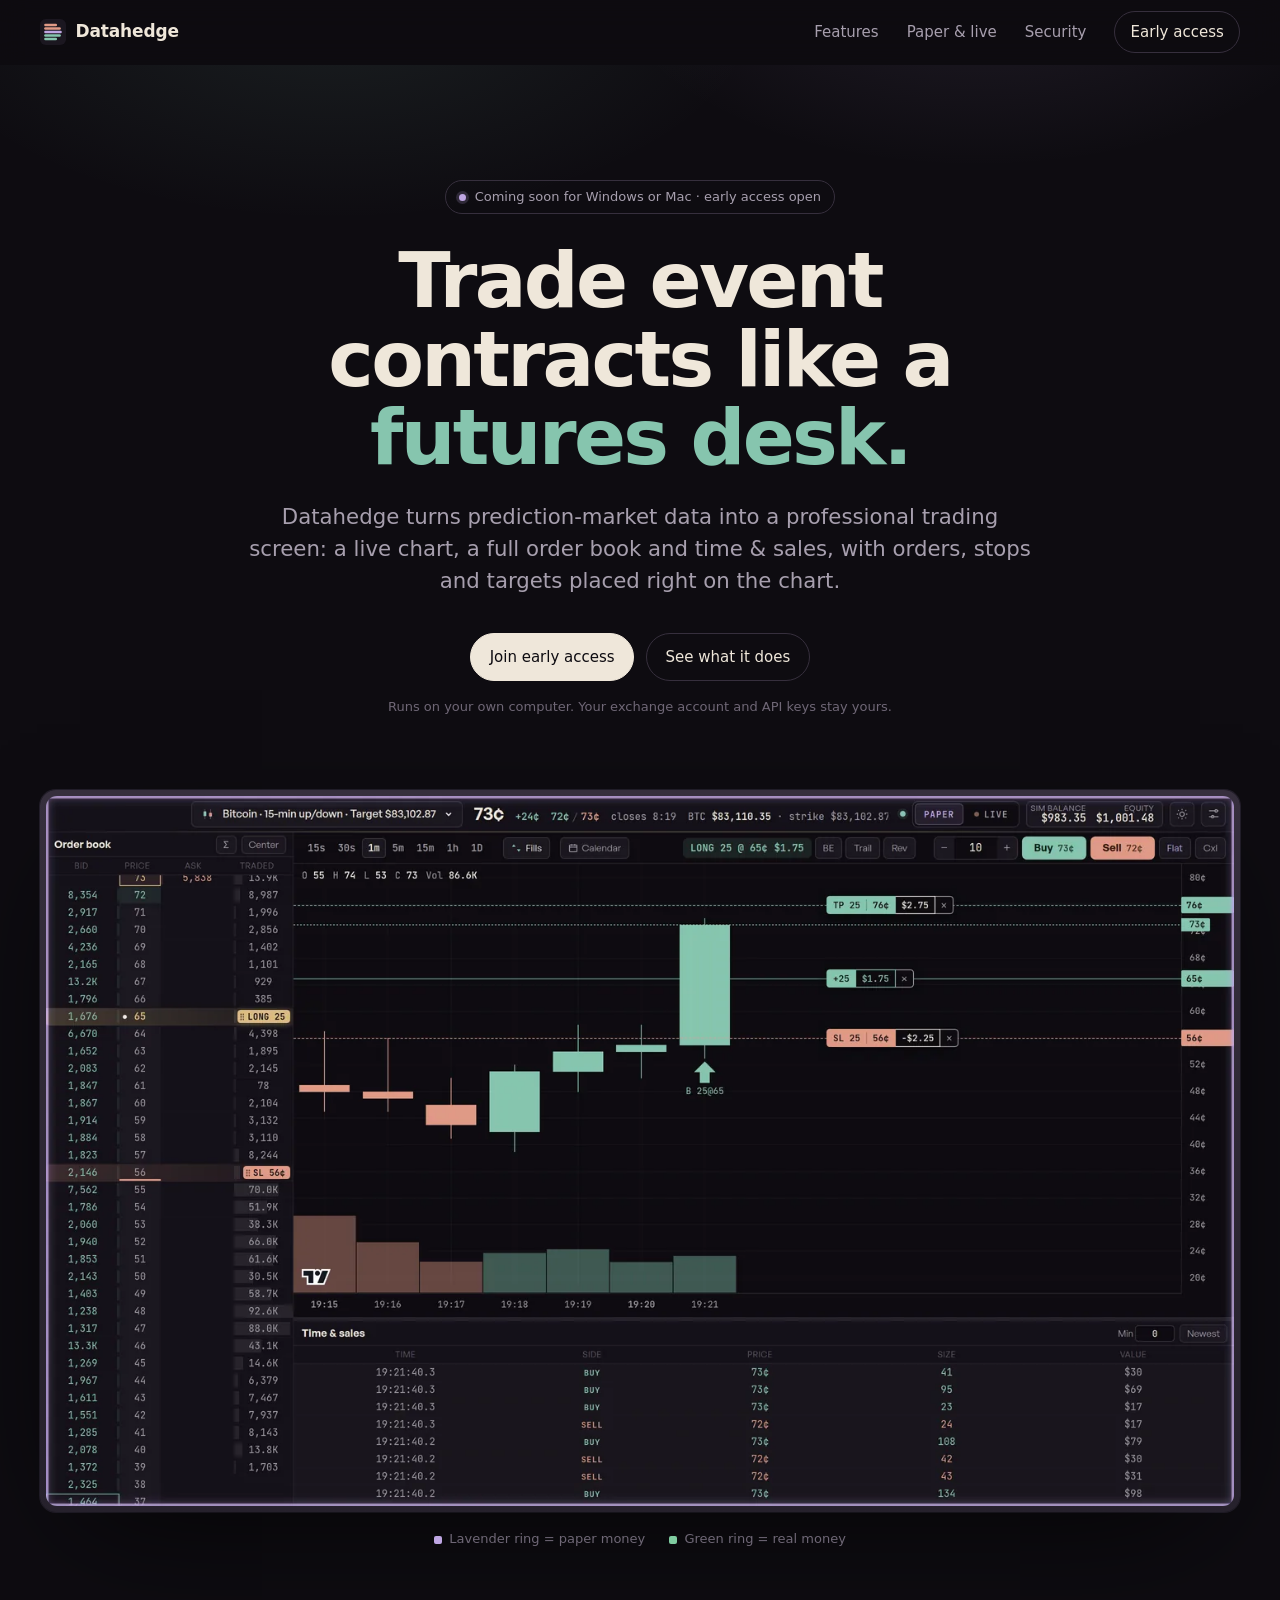
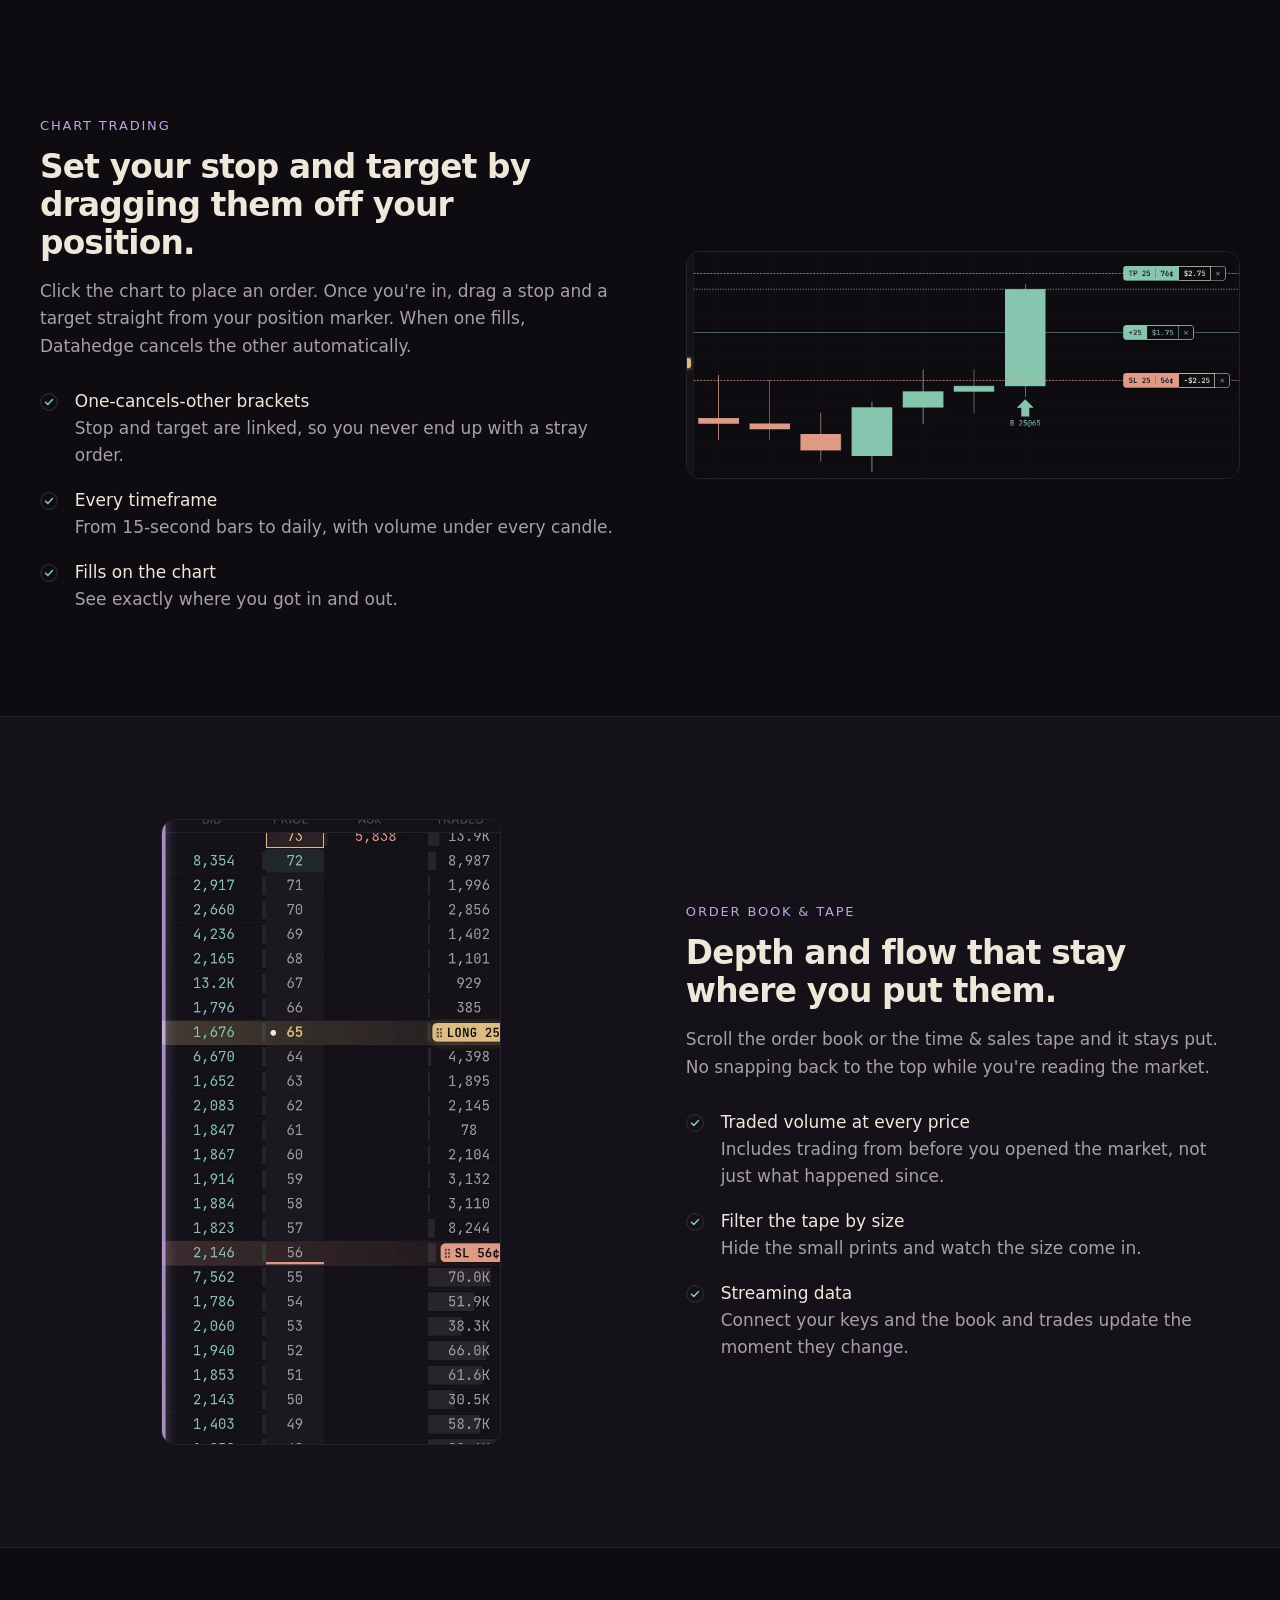
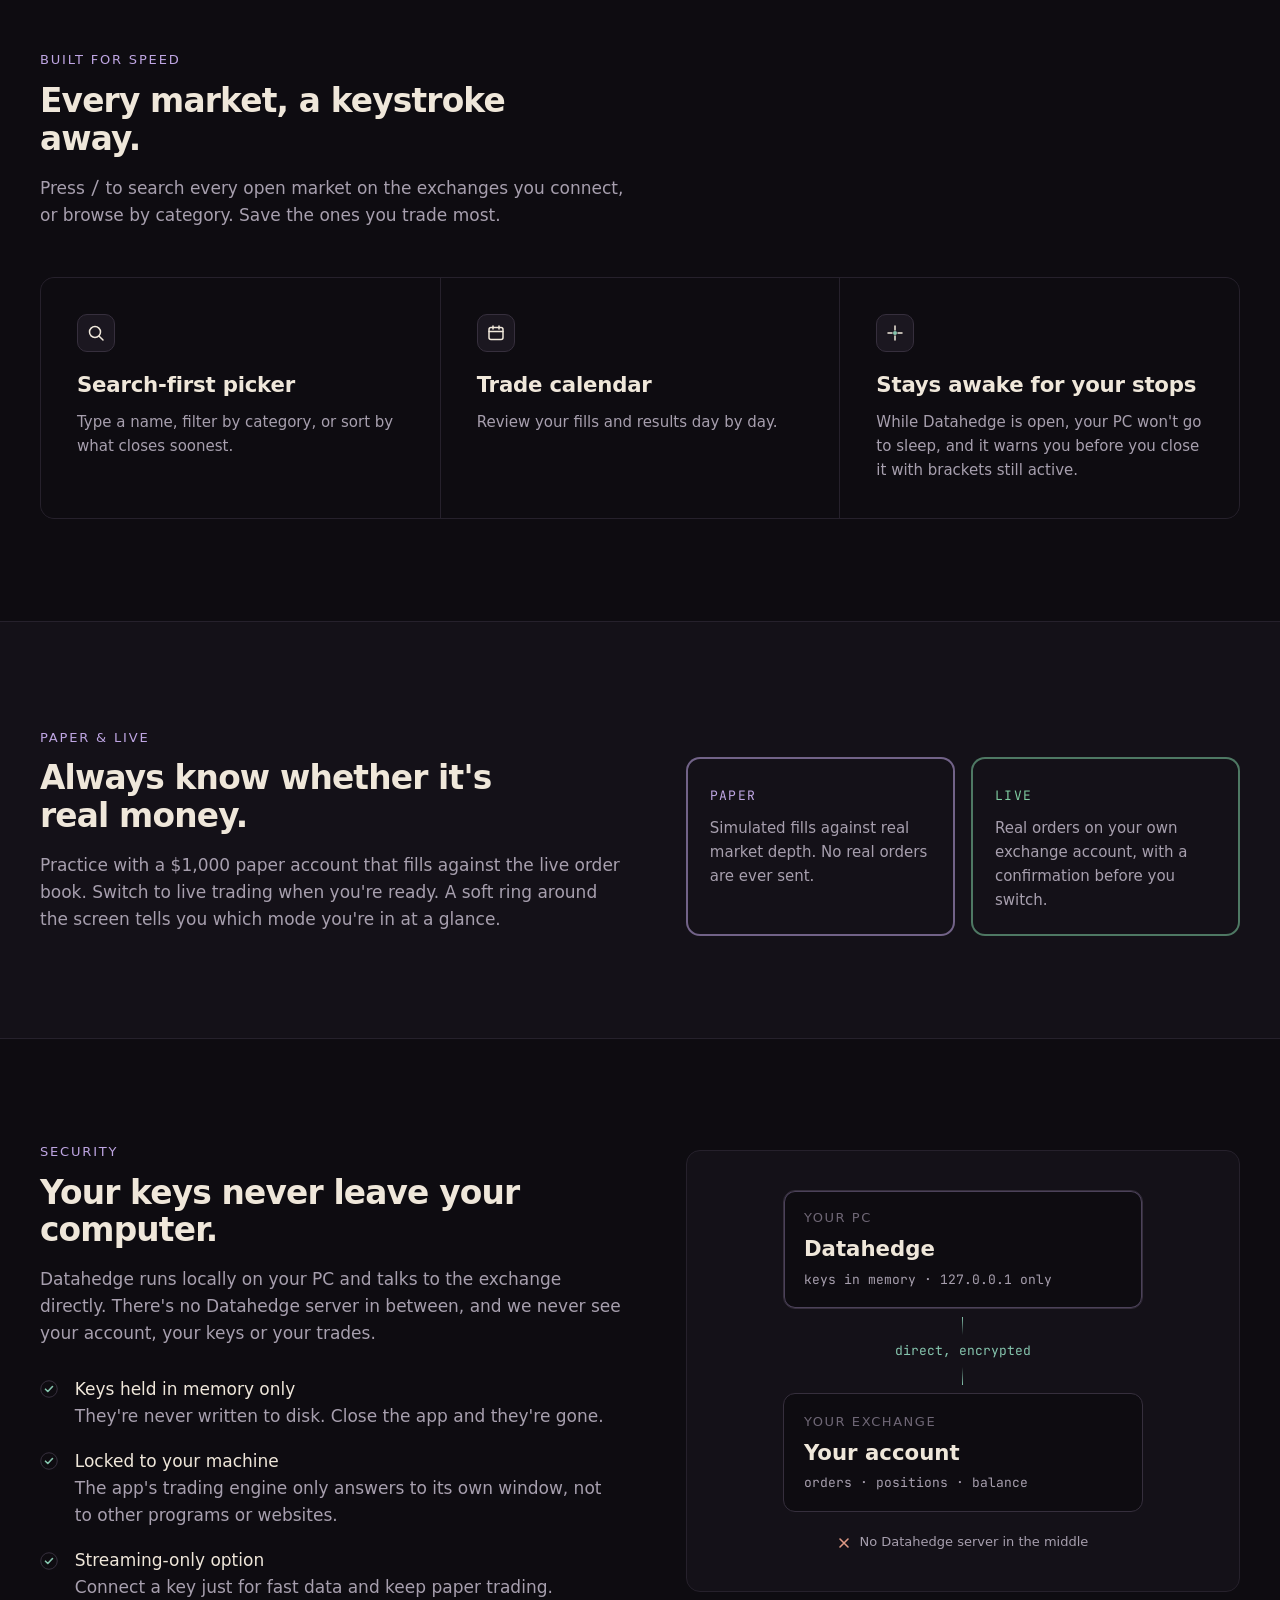
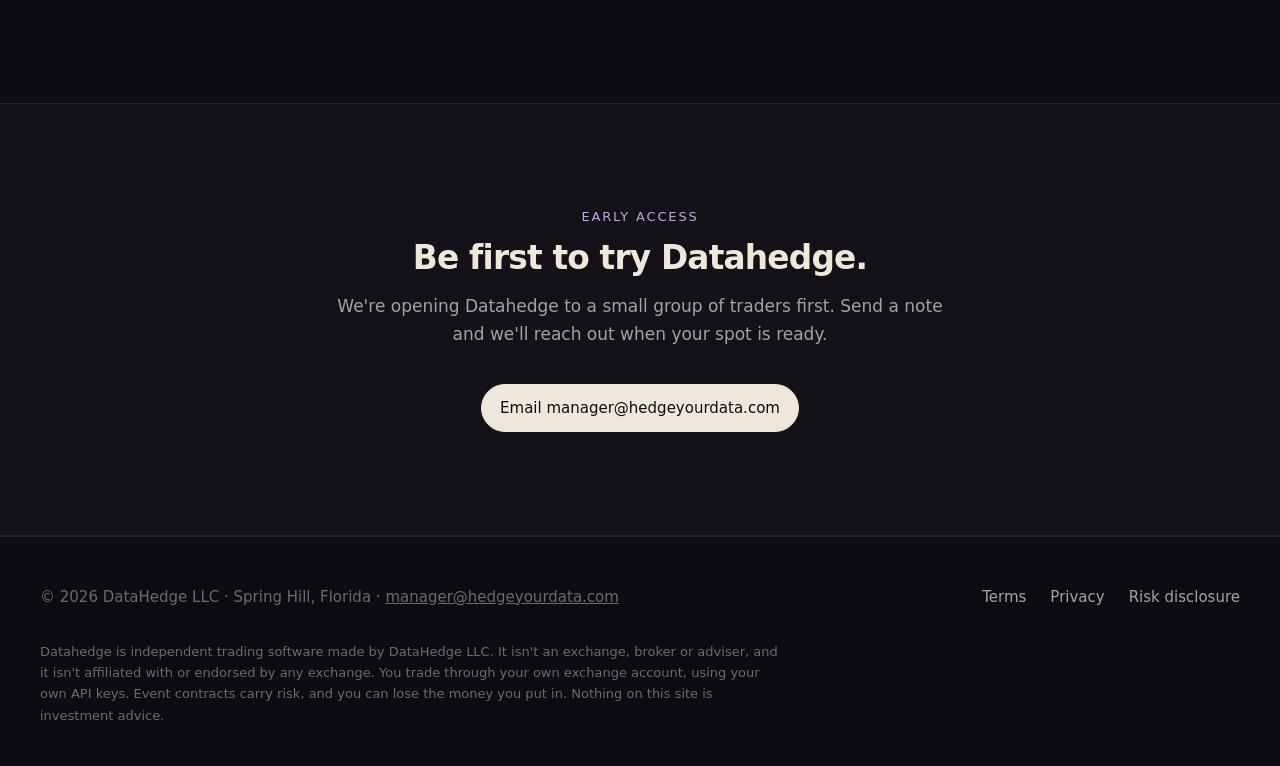
<file: index.html>
<!doctype html>
<html lang="en">
<head>
<meta charset="utf-8">
<meta name="viewport" content="width=device-width, initial-scale=1">
<title>Datahedge — a futures-style trading screen for prediction markets</title>
<meta name="description" content="Datahedge turns prediction-market data into a pro trading screen: live chart, order book and time & sales, with drag-to-set stops and targets. Coming soon for Windows or Mac.">
<meta property="og:title" content="Datahedge — a futures-style trading screen for prediction markets">
<meta property="og:description" content="Datahedge turns prediction-market data into a pro trading screen: live chart, order book and time & sales, with drag-to-set stops and targets. Coming soon for Windows or Mac.">
<meta property="og:image" content="assets/app-1440.webp">
<meta name="theme-color" content="#0e0c11">
<link rel="icon" type="image/svg+xml" href="assets/favicon.svg">
<link rel="icon" type="image/png" href="assets/favicon.png">
<link rel="apple-touch-icon" href="assets/apple-touch-icon.png">
<link rel="preconnect" href="https://api.fontshare.com">
<link href="https://api.fontshare.com/v2/css?f[]=general-sans@400,500,600&display=swap" rel="stylesheet">
<link rel="preconnect" href="https://fonts.googleapis.com">
<link rel="preconnect" href="https://fonts.gstatic.com" crossorigin>
<link href="https://fonts.googleapis.com/css2?family=JetBrains+Mono:wght@400;500&display=swap" rel="stylesheet">
<link rel="stylesheet" href="style.css">
</head>
<body>
<header class="top" id="top">
  <div class="wrap">
    <a class="brand" href="index.html" aria-label="Datahedge home"><svg viewBox="0 0 100 100" fill="none" aria-hidden="true"><rect width="100" height="100" rx="22" fill="#1b1720"/><g transform="translate(0 0) scale(1)"><rect x="16" y="17.90" width="49.60" height="9.79" rx="4.90" fill="#e09a86"/><rect x="16" y="31.50" width="64.16" height="9.79" rx="4.90" fill="#e09a86"/><rect x="16" y="45.10" width="68.00" height="9.79" rx="4.90" fill="#bfa6e3"/><rect x="16" y="58.70" width="64.16" height="9.79" rx="4.90" fill="#86c5ae"/><rect x="16" y="72.30" width="49.60" height="9.79" rx="4.90" fill="#86c5ae"/></g></svg><span>Datahedge</span></a>
    <nav class="nav" aria-label="Main">
      <a href="index.html#features">Features</a>
      <a href="index.html#modes">Paper &amp; live</a>
      <a href="index.html#security">Security</a>
      <a class="btn" href="mailto:manager@hedgeyourdata.com?subject=Datahedge%20early%20access">Early access</a>
    </nav>
  </div>
</header>
<main>
<section class="hero">
  <div class="wrap">
    <div class="pill"><i></i>Coming soon for Windows or Mac &middot; early access open</div>
    <h1>Trade event contracts like a <em>futures desk.</em></h1>
    <p class="lede">Datahedge turns prediction-market data into a professional trading screen: a live chart, a full order book and time &amp; sales, with orders, stops and targets placed right on the chart.</p>
    <div class="cta">
      <a class="btn primary" href="mailto:manager@hedgeyourdata.com?subject=Datahedge%20early%20access">Join early access</a>
      <a class="btn" href="#features">See what it does</a>
    </div>
    <p class="small">Runs on your own computer. Your exchange account and API keys stay yours.</p>
    <figure class="shot rv">
      <div class="frame"><img src="assets/app.webp" srcset="assets/app-1440.webp 1440w, assets/app.webp 2880w" sizes="(max-width: 1240px) 100vw, 1200px" width="2880" height="1720" alt="The Datahedge trading screen in paper mode: a Bitcoin 15-minute up/down market with a long position of 25 contracts at 65 cents, a take-profit order at 76 cents and a stop-loss at 56 cents drawn on the chart and marked in the order book, plus time and sales below."></div>
      <figcaption class="cap"><span><b style="background:var(--lav)"></b>Lavender ring = paper money</span><span><b style="background:var(--live)"></b>Green ring = real money</span></figcaption>
    </figure>
  </div>
</section>

<section id="features">
  <div class="wrap split">
    <div class="rv">
      <p class="eyebrow">Chart trading</p>
      <h2>Set your stop and target by dragging them off your position.</h2>
      <p class="sub">Click the chart to place an order. Once you're in, drag a stop and a target straight from your position marker. When one fills, Datahedge cancels the other automatically.</p>
      <ul class="list">
        <li><svg width="18" height="18" viewBox="0 0 18 18" fill="none" aria-hidden="true"><circle cx="9" cy="9" r="8.25" stroke="#362f3d"/><path d="M5.5 9.2l2.3 2.3 4.7-5" stroke="#86c5ae" stroke-width="1.6" stroke-linecap="round" stroke-linejoin="round"/></svg><span><strong>One-cancels-other brackets</strong>Stop and target are linked, so you never end up with a stray order.</span></li>
        <li><svg width="18" height="18" viewBox="0 0 18 18" fill="none" aria-hidden="true"><circle cx="9" cy="9" r="8.25" stroke="#362f3d"/><path d="M5.5 9.2l2.3 2.3 4.7-5" stroke="#86c5ae" stroke-width="1.6" stroke-linecap="round" stroke-linejoin="round"/></svg><span><strong>Every timeframe</strong>From 15-second bars to daily, with volume under every candle.</span></li>
        <li><svg width="18" height="18" viewBox="0 0 18 18" fill="none" aria-hidden="true"><circle cx="9" cy="9" r="8.25" stroke="#362f3d"/><path d="M5.5 9.2l2.3 2.3 4.7-5" stroke="#86c5ae" stroke-width="1.6" stroke-linecap="round" stroke-linejoin="round"/></svg><span><strong>Fills on the chart</strong>See exactly where you got in and out.</span></li>
      </ul>
    </div>
    <div class="media rv"><img src="assets/chart.webp" width="1660" height="680" loading="lazy" alt="Close-up of the Datahedge chart with a position line at 65 cents, a take-profit line at 76 cents and a stop-loss line at 56 cents, each showing its profit or loss."></div>
  </div>
</section>

<section class="band">
  <div class="wrap split rev">
    <div class="rv">
      <p class="eyebrow">Order book &amp; tape</p>
      <h2>Depth and flow that stay where you put them.</h2>
      <p class="sub">Scroll the order book or the time &amp; sales tape and it stays put. No snapping back to the top while you're reading the market.</p>
      <ul class="list">
        <li><svg width="18" height="18" viewBox="0 0 18 18" fill="none" aria-hidden="true"><circle cx="9" cy="9" r="8.25" stroke="#362f3d"/><path d="M5.5 9.2l2.3 2.3 4.7-5" stroke="#86c5ae" stroke-width="1.6" stroke-linecap="round" stroke-linejoin="round"/></svg><span><strong>Traded volume at every price</strong>Includes trading from before you opened the market, not just what happened since.</span></li>
        <li><svg width="18" height="18" viewBox="0 0 18 18" fill="none" aria-hidden="true"><circle cx="9" cy="9" r="8.25" stroke="#362f3d"/><path d="M5.5 9.2l2.3 2.3 4.7-5" stroke="#86c5ae" stroke-width="1.6" stroke-linecap="round" stroke-linejoin="round"/></svg><span><strong>Filter the tape by size</strong>Hide the small prints and watch the size come in.</span></li>
        <li><svg width="18" height="18" viewBox="0 0 18 18" fill="none" aria-hidden="true"><circle cx="9" cy="9" r="8.25" stroke="#362f3d"/><path d="M5.5 9.2l2.3 2.3 4.7-5" stroke="#86c5ae" stroke-width="1.6" stroke-linecap="round" stroke-linejoin="round"/></svg><span><strong>Streaming data</strong>Connect your keys and the book and trades update the moment they change.</span></li>
      </ul>
    </div>
    <div class="media rv" style="max-width:340px;justify-self:center"><img src="assets/book.webp" width="580" height="1070" loading="lazy" alt="The Datahedge order book with bid size, price, ask size and traded volume at each level, marking the long position at 65 cents and the stop-loss at 56 cents."></div>
  </div>
</section>

<section>
  <div class="wrap">
    <div class="rv">
      <p class="eyebrow">Built for speed</p>
      <h2>Every market, a keystroke away.</h2>
      <p class="sub">Press <span class="mono">/</span> to search every open market on the exchanges you connect, or browse by category. Save the ones you trade most.</p>
    </div>
    <div class="grid3 rv">
      <div class="card"><div class="ico"><svg width="18" height="18" viewBox="0 0 18 18" fill="none" aria-hidden="true"><circle cx="8" cy="8" r="5.5" stroke="#efe7da" stroke-width="1.5"/><path d="M12.2 12.2L16 16" stroke="#efe7da" stroke-width="1.5" stroke-linecap="round"/></svg></div><h3>Search-first picker</h3><p>Type a name, filter by category, or sort by what closes soonest.</p></div>
      <div class="card"><div class="ico"><svg width="18" height="18" viewBox="0 0 18 18" fill="none" aria-hidden="true"><rect x="2" y="3.5" width="14" height="12" rx="2" stroke="#efe7da" stroke-width="1.5"/><path d="M2 7.5h14M6 2v3M12 2v3" stroke="#efe7da" stroke-width="1.5" stroke-linecap="round"/></svg></div><h3>Trade calendar</h3><p>Review your fills and results day by day.</p></div>
      <div class="card"><div class="ico"><svg width="18" height="18" viewBox="0 0 18 18" fill="none" aria-hidden="true"><path d="M9 2v4M9 12v4M2 9h4M12 9h4" stroke="#efe7da" stroke-width="1.5" stroke-linecap="round"/><circle cx="9" cy="9" r="2" fill="#86c5ae"/></svg></div><h3>Stays awake for your stops</h3><p>While Datahedge is open, your PC won't go to sleep, and it warns you before you close it with brackets still active.</p></div>
    </div>
  </div>
</section>

<section id="modes" class="band">
  <div class="wrap split">
    <div class="rv">
      <p class="eyebrow">Paper &amp; live</p>
      <h2>Always know whether it's real money.</h2>
      <p class="sub">Practice with a $1,000 paper account that fills against the live order book. Switch to live trading when you're ready. A soft ring around the screen tells you which mode you're in at a glance.</p>
    </div>
    <div class="modes rv">
      <div class="mode paper"><span class="tag">PAPER</span><p>Simulated fills against real market depth. No real orders are ever sent.</p></div>
      <div class="mode live"><span class="tag">LIVE</span><p>Real orders on your own exchange account, with a confirmation before you switch.</p></div>
    </div>
  </div>
</section>

<section id="security">
  <div class="wrap split">
    <div class="rv">
      <p class="eyebrow">Security</p>
      <h2>Your keys never leave your computer.</h2>
      <p class="sub">Datahedge runs locally on your PC and talks to the exchange directly. There's no Datahedge server in between, and we never see your account, your keys or your trades.</p>
      <ul class="list">
        <li><svg width="18" height="18" viewBox="0 0 18 18" fill="none" aria-hidden="true"><circle cx="9" cy="9" r="8.25" stroke="#362f3d"/><path d="M5.5 9.2l2.3 2.3 4.7-5" stroke="#86c5ae" stroke-width="1.6" stroke-linecap="round" stroke-linejoin="round"/></svg><span><strong>Keys held in memory only</strong>They're never written to disk. Close the app and they're gone.</span></li>
        <li><svg width="18" height="18" viewBox="0 0 18 18" fill="none" aria-hidden="true"><circle cx="9" cy="9" r="8.25" stroke="#362f3d"/><path d="M5.5 9.2l2.3 2.3 4.7-5" stroke="#86c5ae" stroke-width="1.6" stroke-linecap="round" stroke-linejoin="round"/></svg><span><strong>Locked to your machine</strong>The app's trading engine only answers to its own window, not to other programs or websites.</span></li>
        <li><svg width="18" height="18" viewBox="0 0 18 18" fill="none" aria-hidden="true"><circle cx="9" cy="9" r="8.25" stroke="#362f3d"/><path d="M5.5 9.2l2.3 2.3 4.7-5" stroke="#86c5ae" stroke-width="1.6" stroke-linecap="round" stroke-linejoin="round"/></svg><span><strong>Streaming-only option</strong>Connect a key just for fast data and keep paper trading.</span></li>
      </ul>
    </div>
    <div class="flow rv" aria-label="Diagram: Datahedge on your PC connects directly to your exchange account, with no Datahedge server in between.">
      <div class="node"><span class="k">YOUR PC</span><strong>Datahedge</strong><span class="mono f">keys in memory &middot; 127.0.0.1 only</span></div>
      <div class="wire"><span></span><em class="mono">direct, encrypted</em><span></span></div>
      <div class="node"><span class="k">YOUR EXCHANGE</span><strong>Your account</strong><span class="mono f">orders &middot; positions &middot; balance</span></div>
      <div class="none"><svg width="14" height="14" viewBox="0 0 14 14" aria-hidden="true"><path d="M3 3l8 8M11 3l-8 8" stroke="#e09a86" stroke-width="1.6" stroke-linecap="round"/></svg>No Datahedge server in the middle</div>
    </div>
  </div>
</section>

<section class="band final">
  <div class="wrap rv">
    <p class="eyebrow">Early access</p>
    <h2>Be first to try Datahedge.</h2>
    <p class="sub">We're opening Datahedge to a small group of traders first. Send a note and we'll reach out when your spot is ready.</p>
    <div class="cta"><a class="btn primary" href="mailto:manager@hedgeyourdata.com?subject=Datahedge%20early%20access">Email manager@hedgeyourdata.com</a></div>
  </div>
</section>
</main>
<footer>
  <div class="wrap">
    <div class="foot">
      <div>&copy; 2026 DataHedge LLC &middot; Spring Hill, Florida &middot; <a href="mailto:manager@hedgeyourdata.com">manager@hedgeyourdata.com</a></div>
      <nav aria-label="Legal">
        <a href="terms.html">Terms</a>
        <a href="privacy.html">Privacy</a>
        <a href="risk.html">Risk disclosure</a>
      </nav>
    </div>
    <p class="disc">Datahedge is independent trading software made by DataHedge LLC. It isn't an exchange, broker or adviser, and it isn't affiliated with or endorsed by any exchange. You trade through your own exchange account, using your own API keys. Event contracts carry risk, and you can lose the money you put in. Nothing on this site is investment advice.</p>
  </div>
</footer>
<script>
const t=document.getElementById('top');addEventListener('scroll',()=>t.classList.toggle('scrolled',scrollY>8),{passive:true});
const io=new IntersectionObserver(es=>es.forEach(e=>{if(e.isIntersecting){e.target.classList.add('in');io.unobserve(e.target)}}),{rootMargin:'0px 0px -8% 0px'});
document.querySelectorAll('.rv').forEach(el=>io.observe(el));
</script>
</body>
</html>
</file>
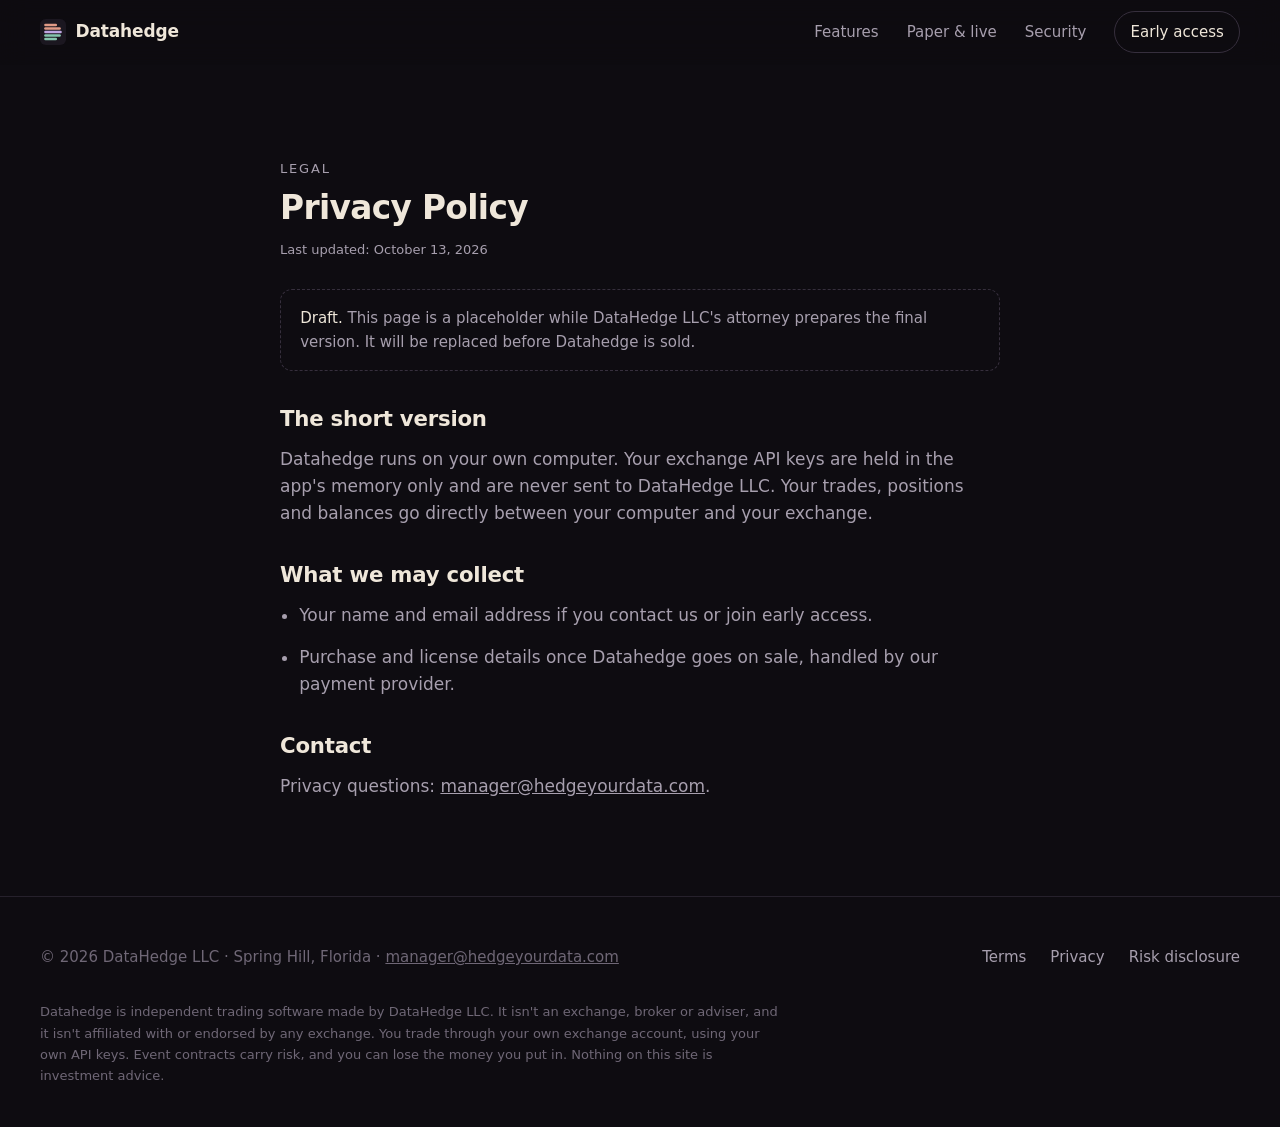
<file: privacy.html>
<!doctype html>
<html lang="en">
<head>
<meta charset="utf-8">
<meta name="viewport" content="width=device-width, initial-scale=1">
<title>Privacy Policy — Datahedge</title>
<meta name="description" content="How Datahedge and DataHedge LLC handle your information.">
<meta property="og:title" content="Privacy Policy — Datahedge">
<meta property="og:description" content="How Datahedge and DataHedge LLC handle your information.">
<meta property="og:image" content="assets/app-1440.webp">
<meta name="theme-color" content="#0e0c11">
<link rel="icon" type="image/svg+xml" href="assets/favicon.svg">
<link rel="icon" type="image/png" href="assets/favicon.png">
<link rel="apple-touch-icon" href="assets/apple-touch-icon.png">
<link rel="preconnect" href="https://api.fontshare.com">
<link href="https://api.fontshare.com/v2/css?f[]=general-sans@400,500,600&display=swap" rel="stylesheet">
<link rel="preconnect" href="https://fonts.googleapis.com">
<link rel="preconnect" href="https://fonts.gstatic.com" crossorigin>
<link href="https://fonts.googleapis.com/css2?family=JetBrains+Mono:wght@400;500&display=swap" rel="stylesheet">
<link rel="stylesheet" href="style.css">
</head>
<body>
<header class="top" id="top">
  <div class="wrap">
    <a class="brand" href="index.html" aria-label="Datahedge home"><svg viewBox="0 0 100 100" fill="none" aria-hidden="true"><rect width="100" height="100" rx="22" fill="#1b1720"/><g transform="translate(0 0) scale(1)"><rect x="16" y="17.90" width="49.60" height="9.79" rx="4.90" fill="#e09a86"/><rect x="16" y="31.50" width="64.16" height="9.79" rx="4.90" fill="#e09a86"/><rect x="16" y="45.10" width="68.00" height="9.79" rx="4.90" fill="#bfa6e3"/><rect x="16" y="58.70" width="64.16" height="9.79" rx="4.90" fill="#86c5ae"/><rect x="16" y="72.30" width="49.60" height="9.79" rx="4.90" fill="#86c5ae"/></g></svg><span>Datahedge</span></a>
    <nav class="nav" aria-label="Main">
      <a href="index.html#features">Features</a>
      <a href="index.html#modes">Paper &amp; live</a>
      <a href="index.html#security">Security</a>
      <a class="btn" href="mailto:manager@hedgeyourdata.com?subject=Datahedge%20early%20access">Early access</a>
    </nav>
  </div>
</header>
<main class="doc"><div class="wrap">
<p class="eyebrow">Legal</p>
<h1>Privacy Policy</h1>
<p class="small" style="text-align:left">Last updated: October 13, 2026</p>
<div class="note"><strong>Draft.</strong> This page is a placeholder while DataHedge LLC's attorney prepares the final version. It will be replaced before Datahedge is sold.</div>

<h2>The short version</h2><p>Datahedge runs on your own computer. Your exchange API keys are held in the app's memory only and are never sent to DataHedge LLC. Your trades, positions and balances go directly between your computer and your exchange.</p>
<h2>What we may collect</h2><ul><li>Your name and email address if you contact us or join early access.</li><li>Purchase and license details once Datahedge goes on sale, handled by our payment provider.</li></ul>
<h2>Contact</h2><p>Privacy questions: <a href="mailto:manager@hedgeyourdata.com">manager@hedgeyourdata.com</a>.</p>
</div></main>
<footer>
  <div class="wrap">
    <div class="foot">
      <div>&copy; 2026 DataHedge LLC &middot; Spring Hill, Florida &middot; <a href="mailto:manager@hedgeyourdata.com">manager@hedgeyourdata.com</a></div>
      <nav aria-label="Legal">
        <a href="terms.html">Terms</a>
        <a href="privacy.html">Privacy</a>
        <a href="risk.html">Risk disclosure</a>
      </nav>
    </div>
    <p class="disc">Datahedge is independent trading software made by DataHedge LLC. It isn't an exchange, broker or adviser, and it isn't affiliated with or endorsed by any exchange. You trade through your own exchange account, using your own API keys. Event contracts carry risk, and you can lose the money you put in. Nothing on this site is investment advice.</p>
  </div>
</footer>
<script>
const t=document.getElementById('top');addEventListener('scroll',()=>t.classList.toggle('scrolled',scrollY>8),{passive:true});
const io=new IntersectionObserver(es=>es.forEach(e=>{if(e.isIntersecting){e.target.classList.add('in');io.unobserve(e.target)}}),{rootMargin:'0px 0px -8% 0px'});
document.querySelectorAll('.rv').forEach(el=>io.observe(el));
</script>
</body>
</html>
</file>
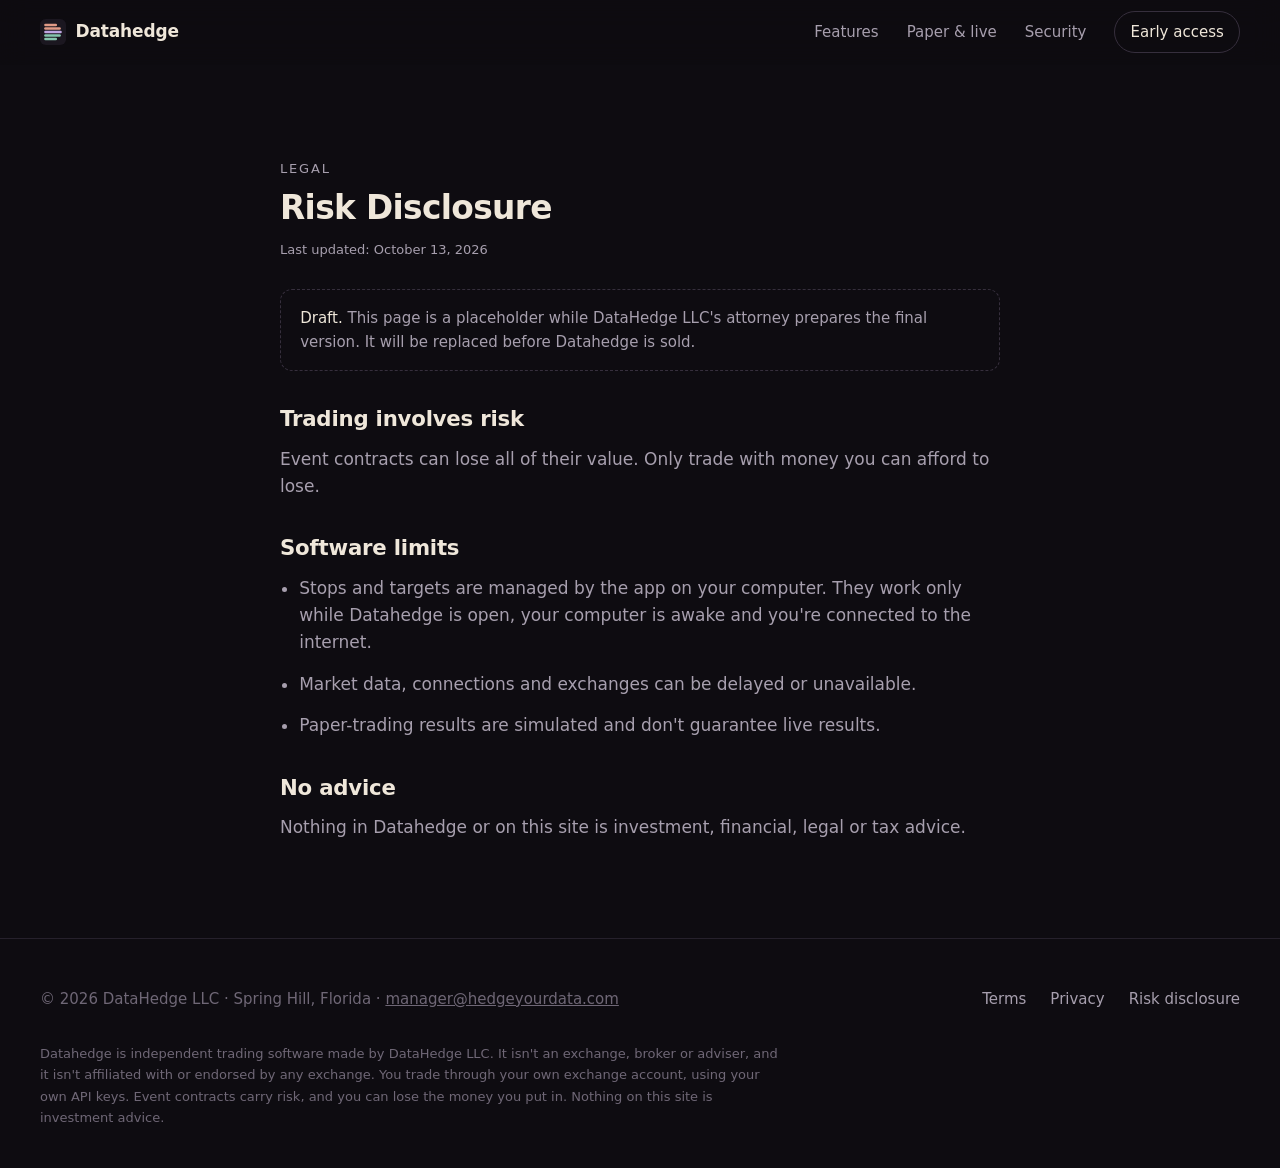
<file: risk.html>
<!doctype html>
<html lang="en">
<head>
<meta charset="utf-8">
<meta name="viewport" content="width=device-width, initial-scale=1">
<title>Risk Disclosure — Datahedge</title>
<meta name="description" content="Risks of trading event contracts with Datahedge.">
<meta property="og:title" content="Risk Disclosure — Datahedge">
<meta property="og:description" content="Risks of trading event contracts with Datahedge.">
<meta property="og:image" content="assets/app-1440.webp">
<meta name="theme-color" content="#0e0c11">
<link rel="icon" type="image/svg+xml" href="assets/favicon.svg">
<link rel="icon" type="image/png" href="assets/favicon.png">
<link rel="apple-touch-icon" href="assets/apple-touch-icon.png">
<link rel="preconnect" href="https://api.fontshare.com">
<link href="https://api.fontshare.com/v2/css?f[]=general-sans@400,500,600&display=swap" rel="stylesheet">
<link rel="preconnect" href="https://fonts.googleapis.com">
<link rel="preconnect" href="https://fonts.gstatic.com" crossorigin>
<link href="https://fonts.googleapis.com/css2?family=JetBrains+Mono:wght@400;500&display=swap" rel="stylesheet">
<link rel="stylesheet" href="style.css">
</head>
<body>
<header class="top" id="top">
  <div class="wrap">
    <a class="brand" href="index.html" aria-label="Datahedge home"><svg viewBox="0 0 100 100" fill="none" aria-hidden="true"><rect width="100" height="100" rx="22" fill="#1b1720"/><g transform="translate(0 0) scale(1)"><rect x="16" y="17.90" width="49.60" height="9.79" rx="4.90" fill="#e09a86"/><rect x="16" y="31.50" width="64.16" height="9.79" rx="4.90" fill="#e09a86"/><rect x="16" y="45.10" width="68.00" height="9.79" rx="4.90" fill="#bfa6e3"/><rect x="16" y="58.70" width="64.16" height="9.79" rx="4.90" fill="#86c5ae"/><rect x="16" y="72.30" width="49.60" height="9.79" rx="4.90" fill="#86c5ae"/></g></svg><span>Datahedge</span></a>
    <nav class="nav" aria-label="Main">
      <a href="index.html#features">Features</a>
      <a href="index.html#modes">Paper &amp; live</a>
      <a href="index.html#security">Security</a>
      <a class="btn" href="mailto:manager@hedgeyourdata.com?subject=Datahedge%20early%20access">Early access</a>
    </nav>
  </div>
</header>
<main class="doc"><div class="wrap">
<p class="eyebrow">Legal</p>
<h1>Risk Disclosure</h1>
<p class="small" style="text-align:left">Last updated: October 13, 2026</p>
<div class="note"><strong>Draft.</strong> This page is a placeholder while DataHedge LLC's attorney prepares the final version. It will be replaced before Datahedge is sold.</div>

<h2>Trading involves risk</h2><p>Event contracts can lose all of their value. Only trade with money you can afford to lose.</p>
<h2>Software limits</h2><ul><li>Stops and targets are managed by the app on your computer. They work only while Datahedge is open, your computer is awake and you're connected to the internet.</li><li>Market data, connections and exchanges can be delayed or unavailable.</li><li>Paper-trading results are simulated and don't guarantee live results.</li></ul>
<h2>No advice</h2><p>Nothing in Datahedge or on this site is investment, financial, legal or tax advice.</p>
</div></main>
<footer>
  <div class="wrap">
    <div class="foot">
      <div>&copy; 2026 DataHedge LLC &middot; Spring Hill, Florida &middot; <a href="mailto:manager@hedgeyourdata.com">manager@hedgeyourdata.com</a></div>
      <nav aria-label="Legal">
        <a href="terms.html">Terms</a>
        <a href="privacy.html">Privacy</a>
        <a href="risk.html">Risk disclosure</a>
      </nav>
    </div>
    <p class="disc">Datahedge is independent trading software made by DataHedge LLC. It isn't an exchange, broker or adviser, and it isn't affiliated with or endorsed by any exchange. You trade through your own exchange account, using your own API keys. Event contracts carry risk, and you can lose the money you put in. Nothing on this site is investment advice.</p>
  </div>
</footer>
<script>
const t=document.getElementById('top');addEventListener('scroll',()=>t.classList.toggle('scrolled',scrollY>8),{passive:true});
const io=new IntersectionObserver(es=>es.forEach(e=>{if(e.isIntersecting){e.target.classList.add('in');io.unobserve(e.target)}}),{rootMargin:'0px 0px -8% 0px'});
document.querySelectorAll('.rv').forEach(el=>io.observe(el));
</script>
</body>
</html>
</file>
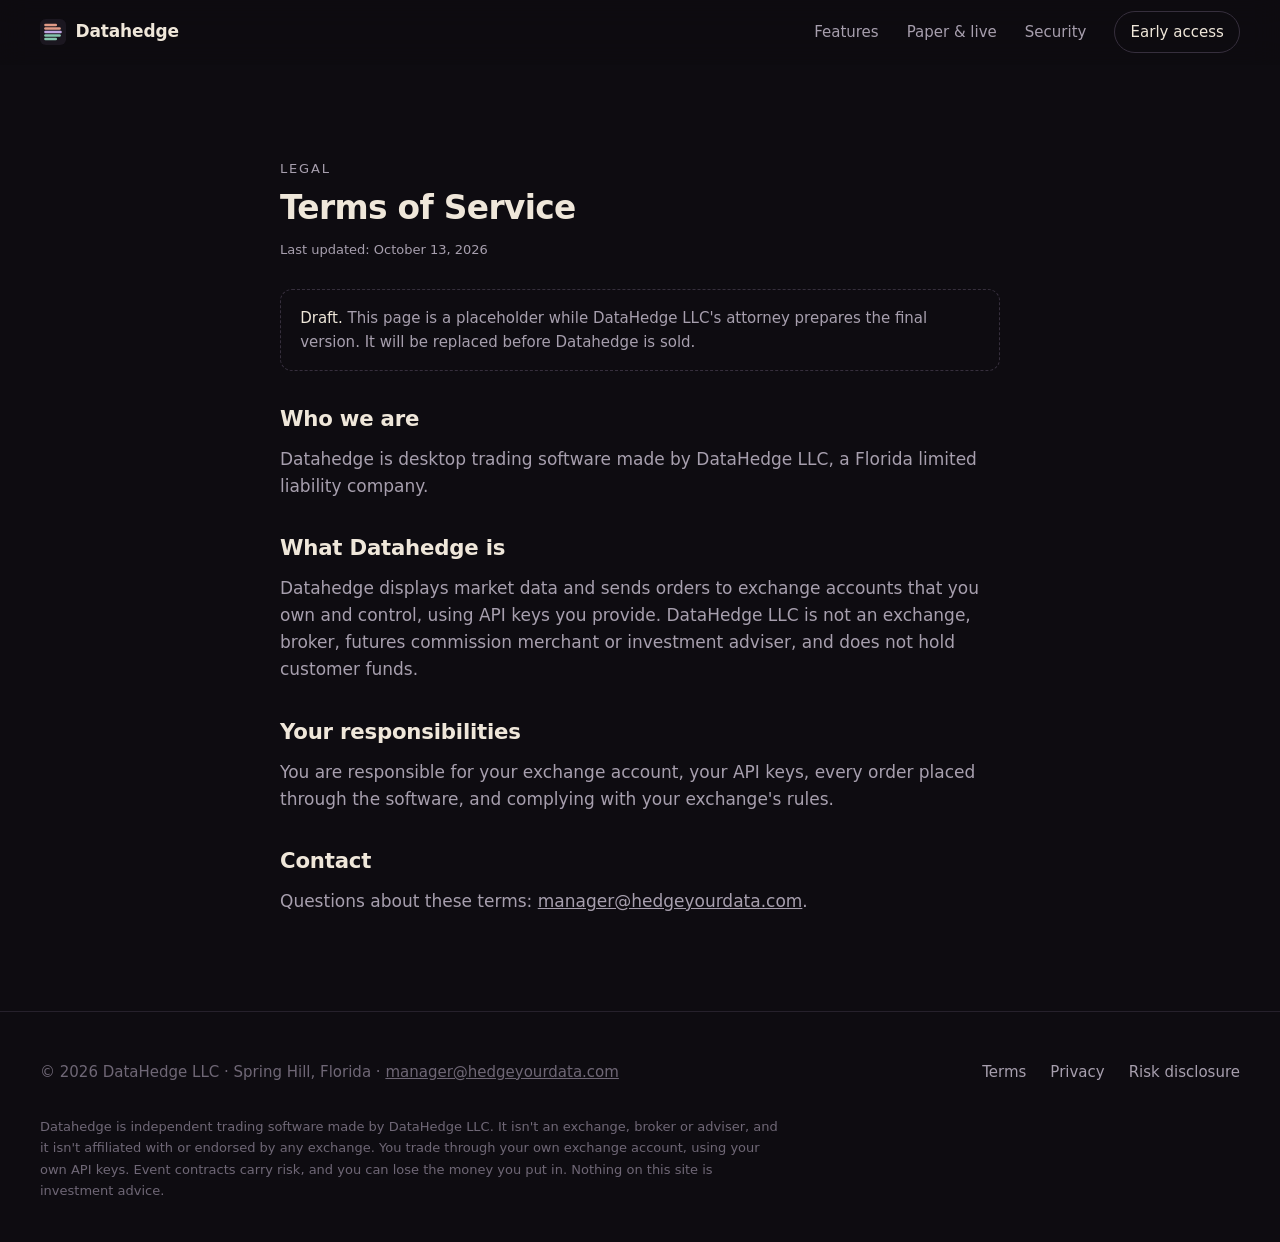
<file: terms.html>
<!doctype html>
<html lang="en">
<head>
<meta charset="utf-8">
<meta name="viewport" content="width=device-width, initial-scale=1">
<title>Terms of Service — Datahedge</title>
<meta name="description" content="Terms of Service for Datahedge, trading software by DataHedge LLC.">
<meta property="og:title" content="Terms of Service — Datahedge">
<meta property="og:description" content="Terms of Service for Datahedge, trading software by DataHedge LLC.">
<meta property="og:image" content="assets/app-1440.webp">
<meta name="theme-color" content="#0e0c11">
<link rel="icon" type="image/svg+xml" href="assets/favicon.svg">
<link rel="icon" type="image/png" href="assets/favicon.png">
<link rel="apple-touch-icon" href="assets/apple-touch-icon.png">
<link rel="preconnect" href="https://api.fontshare.com">
<link href="https://api.fontshare.com/v2/css?f[]=general-sans@400,500,600&display=swap" rel="stylesheet">
<link rel="preconnect" href="https://fonts.googleapis.com">
<link rel="preconnect" href="https://fonts.gstatic.com" crossorigin>
<link href="https://fonts.googleapis.com/css2?family=JetBrains+Mono:wght@400;500&display=swap" rel="stylesheet">
<link rel="stylesheet" href="style.css">
</head>
<body>
<header class="top" id="top">
  <div class="wrap">
    <a class="brand" href="index.html" aria-label="Datahedge home"><svg viewBox="0 0 100 100" fill="none" aria-hidden="true"><rect width="100" height="100" rx="22" fill="#1b1720"/><g transform="translate(0 0) scale(1)"><rect x="16" y="17.90" width="49.60" height="9.79" rx="4.90" fill="#e09a86"/><rect x="16" y="31.50" width="64.16" height="9.79" rx="4.90" fill="#e09a86"/><rect x="16" y="45.10" width="68.00" height="9.79" rx="4.90" fill="#bfa6e3"/><rect x="16" y="58.70" width="64.16" height="9.79" rx="4.90" fill="#86c5ae"/><rect x="16" y="72.30" width="49.60" height="9.79" rx="4.90" fill="#86c5ae"/></g></svg><span>Datahedge</span></a>
    <nav class="nav" aria-label="Main">
      <a href="index.html#features">Features</a>
      <a href="index.html#modes">Paper &amp; live</a>
      <a href="index.html#security">Security</a>
      <a class="btn" href="mailto:manager@hedgeyourdata.com?subject=Datahedge%20early%20access">Early access</a>
    </nav>
  </div>
</header>
<main class="doc"><div class="wrap">
<p class="eyebrow">Legal</p>
<h1>Terms of Service</h1>
<p class="small" style="text-align:left">Last updated: October 13, 2026</p>
<div class="note"><strong>Draft.</strong> This page is a placeholder while DataHedge LLC's attorney prepares the final version. It will be replaced before Datahedge is sold.</div>

<h2>Who we are</h2><p>Datahedge is desktop trading software made by DataHedge LLC, a Florida limited liability company.</p>
<h2>What Datahedge is</h2><p>Datahedge displays market data and sends orders to exchange accounts that you own and control, using API keys you provide. DataHedge LLC is not an exchange, broker, futures commission merchant or investment adviser, and does not hold customer funds.</p>
<h2>Your responsibilities</h2><p>You are responsible for your exchange account, your API keys, every order placed through the software, and complying with your exchange's rules.</p>
<h2>Contact</h2><p>Questions about these terms: <a href="mailto:manager@hedgeyourdata.com">manager@hedgeyourdata.com</a>.</p>
</div></main>
<footer>
  <div class="wrap">
    <div class="foot">
      <div>&copy; 2026 DataHedge LLC &middot; Spring Hill, Florida &middot; <a href="mailto:manager@hedgeyourdata.com">manager@hedgeyourdata.com</a></div>
      <nav aria-label="Legal">
        <a href="terms.html">Terms</a>
        <a href="privacy.html">Privacy</a>
        <a href="risk.html">Risk disclosure</a>
      </nav>
    </div>
    <p class="disc">Datahedge is independent trading software made by DataHedge LLC. It isn't an exchange, broker or adviser, and it isn't affiliated with or endorsed by any exchange. You trade through your own exchange account, using your own API keys. Event contracts carry risk, and you can lose the money you put in. Nothing on this site is investment advice.</p>
  </div>
</footer>
<script>
const t=document.getElementById('top');addEventListener('scroll',()=>t.classList.toggle('scrolled',scrollY>8),{passive:true});
const io=new IntersectionObserver(es=>es.forEach(e=>{if(e.isIntersecting){e.target.classList.add('in');io.unobserve(e.target)}}),{rootMargin:'0px 0px -8% 0px'});
document.querySelectorAll('.rv').forEach(el=>io.observe(el));
</script>
</body>
</html>
</file>
<file: style.css>
:root {
  --bg: #0e0c11; --bg2: #141118; --panel: #1b1720; --line: #26212c; --line2: #362f3d;
  --text: #efe7da; --muted: #a79fae; --faint: #6f6776;
  --mint: #86c5ae; --coral: #e09a86; --lav: #bfa6e3; --live: #7fcca0;
  --font-body: 'General Sans', 'Inter', system-ui, sans-serif;
  --font-mono: 'JetBrains Mono', ui-monospace, monospace;
  --text-xs: clamp(.75rem, .72rem + .15vw, .8125rem);
  --text-sm: clamp(.875rem, .85rem + .12vw, .9375rem);
  --text-base: clamp(1rem, .97rem + .15vw, 1.0625rem);
  --text-lg: clamp(1.125rem, 1.05rem + .35vw, 1.375rem);
  --text-xl: clamp(1.5rem, 1.25rem + 1vw, 2.25rem);
  --text-hero: clamp(2.5rem, 1.6rem + 4vw, 5rem);
  --wrap: 1200px; --r: 14px;
  --ease: cubic-bezier(.16, 1, .3, 1);
}
* { box-sizing: border-box; margin: 0; padding: 0; }
html { -webkit-text-size-adjust: 100%; scroll-behavior: smooth; }
body { background: var(--bg); color: var(--text); font-family: var(--font-body); font-size: var(--text-base);
  line-height: 1.6; -webkit-font-smoothing: antialiased; }
img { display: block; max-width: 100%; height: auto; }
a { color: inherit; }
:focus-visible { outline: 2px solid var(--lav); outline-offset: 3px; border-radius: 4px; }
.wrap { width: min(var(--wrap), 100% - 2.5rem); margin-inline: auto; }
.mono { font-family: var(--font-mono); }

/* header */
.top { position: sticky; top: 0; z-index: 20; background: rgba(14, 12, 17, .82); backdrop-filter: blur(14px);
  border-bottom: 1px solid transparent; transition: border-color .3s var(--ease); }
.top.scrolled { border-bottom-color: var(--line); }
.top .wrap { display: flex; align-items: center; justify-content: space-between; height: 64px; }
.brand { display: inline-flex; align-items: center; gap: .6rem; text-decoration: none; font-weight: 600; letter-spacing: -.01em; font-size: 1.0625rem; }
.brand svg { width: 26px; height: 26px; }
.nav { display: flex; align-items: center; gap: 1.75rem; font-size: var(--text-sm); }
.nav a { text-decoration: none; color: var(--muted); transition: color .2s; }
.nav a:hover { color: var(--text); }
.btn { display: inline-flex; align-items: center; gap: .5rem; padding: .7rem 1.15rem; border-radius: 999px; font-size: var(--text-sm);
  font-weight: 500; text-decoration: none; border: 1px solid var(--line2); color: var(--text); transition: background .2s, border-color .2s, transform .2s var(--ease); }
.btn:hover { border-color: var(--muted); }
.btn.primary { background: var(--text); color: var(--bg); border-color: var(--text); }
.btn.primary:hover { background: #fff; transform: translateY(-1px); }
.nav .btn { padding: .5rem .95rem; color: var(--text); }

/* hero */
.hero { padding: clamp(4rem, 9vw, 7.5rem) 0 clamp(2.5rem, 5vw, 4rem); text-align: center; position: relative; overflow: hidden; }
.hero::before { content: ""; position: absolute; inset: -20% -10% auto; height: 620px; pointer-events: none;
  background: radial-gradient(40% 50% at 30% 40%, rgba(134, 197, 174, .10), transparent 70%),
              radial-gradient(35% 45% at 72% 35%, rgba(191, 166, 227, .10), transparent 70%); }
.pill { display: inline-flex; align-items: center; gap: .55rem; font-size: var(--text-xs); color: var(--muted);
  border: 1px solid var(--line2); border-radius: 999px; padding: .35rem .8rem; margin-bottom: 1.75rem; position: relative; }
.pill i { width: 7px; height: 7px; border-radius: 50%; background: var(--lav); box-shadow: 0 0 0 3px rgba(191, 166, 227, .18); }
h1 { font-size: var(--text-hero); line-height: 1.02; letter-spacing: -.035em; font-weight: 600; max-width: 15ch; margin: 0 auto; position: relative; }
h1 em { font-style: normal; color: var(--mint); }
.lede { color: var(--muted); max-width: 58ch; margin: 1.5rem auto 0; font-size: var(--text-lg); line-height: 1.5; position: relative; }
.cta { display: flex; justify-content: center; gap: .75rem; flex-wrap: wrap; margin-top: 2.25rem; position: relative; }
.small { font-size: var(--text-xs); color: var(--faint); margin-top: 1rem; position: relative; }

.shot { margin-top: clamp(3rem, 6vw, 4.5rem); position: relative; }
.frame { border-radius: 16px; padding: 6px; background: linear-gradient(180deg, var(--line2), var(--line));
  box-shadow: 0 40px 120px -40px rgba(0, 0, 0, .8), 0 0 0 1px rgba(191, 166, 227, .12); }
.frame img { border-radius: 11px; width: 100%; }
.cap { display: flex; justify-content: center; gap: 1.5rem; flex-wrap: wrap; margin-top: 1.1rem; font-size: var(--text-xs); color: var(--faint); }
.cap span { display: inline-flex; align-items: center; gap: .45rem; }
.cap b { width: 8px; height: 8px; border-radius: 2px; display: inline-block; }

/* sections */
section { padding: clamp(4rem, 8vw, 7rem) 0; }
.eyebrow { font-size: var(--text-xs); text-transform: uppercase; letter-spacing: .14em; color: var(--lav); font-weight: 500; }
h2 { font-size: var(--text-xl); line-height: 1.15; letter-spacing: -.025em; font-weight: 600; margin-top: .75rem; max-width: 22ch; }
.sub { color: var(--muted); max-width: 56ch; margin-top: 1rem; }

.split { display: grid; grid-template-columns: 1.05fr 1fr; gap: clamp(2rem, 5vw, 5rem); align-items: center; }
.split.rev .media { order: -1; }
.media { border-radius: var(--r); overflow: hidden; border: 1px solid var(--line); background: var(--bg2); }
.media img { width: 100%; }
.list { list-style: none; margin-top: 1.75rem; display: grid; gap: 1.1rem; }
.list li { display: grid; grid-template-columns: 22px 1fr; gap: .8rem; color: var(--muted); }
.list li strong { color: var(--text); font-weight: 500; display: block; }
.list svg { margin-top: .3rem; }

.grid3 { display: grid; grid-template-columns: repeat(3, 1fr); gap: 1px; background: var(--line); border: 1px solid var(--line);
  border-radius: var(--r); overflow: hidden; margin-top: 3rem; }
.card { background: var(--bg); padding: clamp(1.5rem, 3vw, 2.25rem); }
.card h3 { font-size: var(--text-lg); font-weight: 600; letter-spacing: -.01em; margin: 1rem 0 .5rem; }
.card p { color: var(--muted); font-size: var(--text-sm); line-height: 1.6; }
.ico { width: 38px; height: 38px; border-radius: 10px; display: grid; place-items: center; background: var(--panel); border: 1px solid var(--line2); }

.modes { display: grid; grid-template-columns: 1fr 1fr; gap: 1rem; margin-top: 2rem; }
.mode { border-radius: var(--r); padding: 1.5rem; background: var(--bg2); position: relative; }
.mode.paper { box-shadow: inset 0 0 0 2px rgba(191, 166, 227, .55); }
.mode.live { box-shadow: inset 0 0 0 2px rgba(127, 204, 160, .55); }
.mode .tag { font-family: var(--font-mono); font-size: var(--text-xs); letter-spacing: .1em; }
.mode.paper .tag { color: var(--lav); } .mode.live .tag { color: var(--live); }
.mode p { color: var(--muted); font-size: var(--text-sm); margin-top: .5rem; }

.band { background: var(--bg2); border-block: 1px solid var(--line); }
.final { text-align: center; }
.final h2 { margin-inline: auto; }
.final .sub { margin-inline: auto; }

/* legal pages */
.doc { padding: clamp(3rem, 7vw, 5rem) 0 clamp(4rem, 8vw, 6rem); }
.doc .wrap { max-width: 720px; }
.doc h1 { font-size: var(--text-xl); text-align: left; margin: .75rem 0 0; max-width: none; letter-spacing: -.02em; }
.doc h2 { font-size: var(--text-lg); margin-top: 2.25rem; max-width: none; letter-spacing: -.01em; }
.doc p, .doc li { color: var(--muted); margin-top: .9rem; }
.doc ul { padding-left: 1.2rem; }
.note { border: 1px dashed var(--line2); border-radius: 12px; padding: 1rem 1.2rem; margin-top: 1.75rem; color: var(--muted); font-size: var(--text-sm); }
.note strong { color: var(--text); font-weight: 500; }

/* footer */
footer { border-top: 1px solid var(--line); padding: 3rem 0 2.5rem; font-size: var(--text-sm); color: var(--faint); }
.foot { display: flex; justify-content: space-between; gap: 2rem; flex-wrap: wrap; }
.foot nav { display: flex; gap: 1.5rem; flex-wrap: wrap; }
.foot nav a { text-decoration: none; color: var(--muted); }
.foot nav a:hover { color: var(--text); }
.disc { margin-top: 2rem; font-size: var(--text-xs); line-height: 1.65; max-width: 90ch; }

/* reveal */
.rv { opacity: 0; transform: translateY(14px); transition: opacity .8s var(--ease), transform .8s var(--ease); }
.rv.in { opacity: 1; transform: none; }
@media (prefers-reduced-motion: reduce) { .rv { opacity: 1; transform: none; transition: none; } html { scroll-behavior: auto; } }

@media (max-width: 900px) {
  .split, .modes { grid-template-columns: 1fr; }
  .split.rev .media { order: 0; }
  .grid3 { grid-template-columns: 1fr; }
}
@media (max-width: 640px) {
  .nav a:not(.btn) { display: none; }
  .cap { gap: .9rem; }
}

/* security diagram */
.flow { display: grid; gap: 0; justify-items: center; padding: clamp(1.5rem, 3vw, 2.5rem); border: 1px solid var(--line); border-radius: var(--r); background: var(--bg2); }
.node { width: 100%; max-width: 360px; border: 1px solid var(--line2); border-radius: 12px; padding: 1.1rem 1.25rem; background: var(--bg); display: grid; gap: .2rem; }
.node:first-child { box-shadow: inset 0 0 0 1px rgba(191, 166, 227, .35); }
.node .k { font-size: var(--text-xs); letter-spacing: .12em; color: var(--faint); }
.node strong { font-weight: 600; font-size: var(--text-lg); }
.node .f { font-size: var(--text-xs); color: var(--muted); }
.wire { display: grid; justify-items: center; gap: .35rem; padding: .5rem 0; }
.wire span { width: 1px; height: 18px; background: linear-gradient(var(--mint), transparent); }
.wire span:last-child { background: linear-gradient(transparent, var(--mint)); }
.wire em { font-style: normal; font-size: var(--text-xs); color: var(--mint); }
.none { margin-top: 1.25rem; display: inline-flex; align-items: center; gap: .5rem; font-size: var(--text-xs); color: var(--muted); }
</file>
